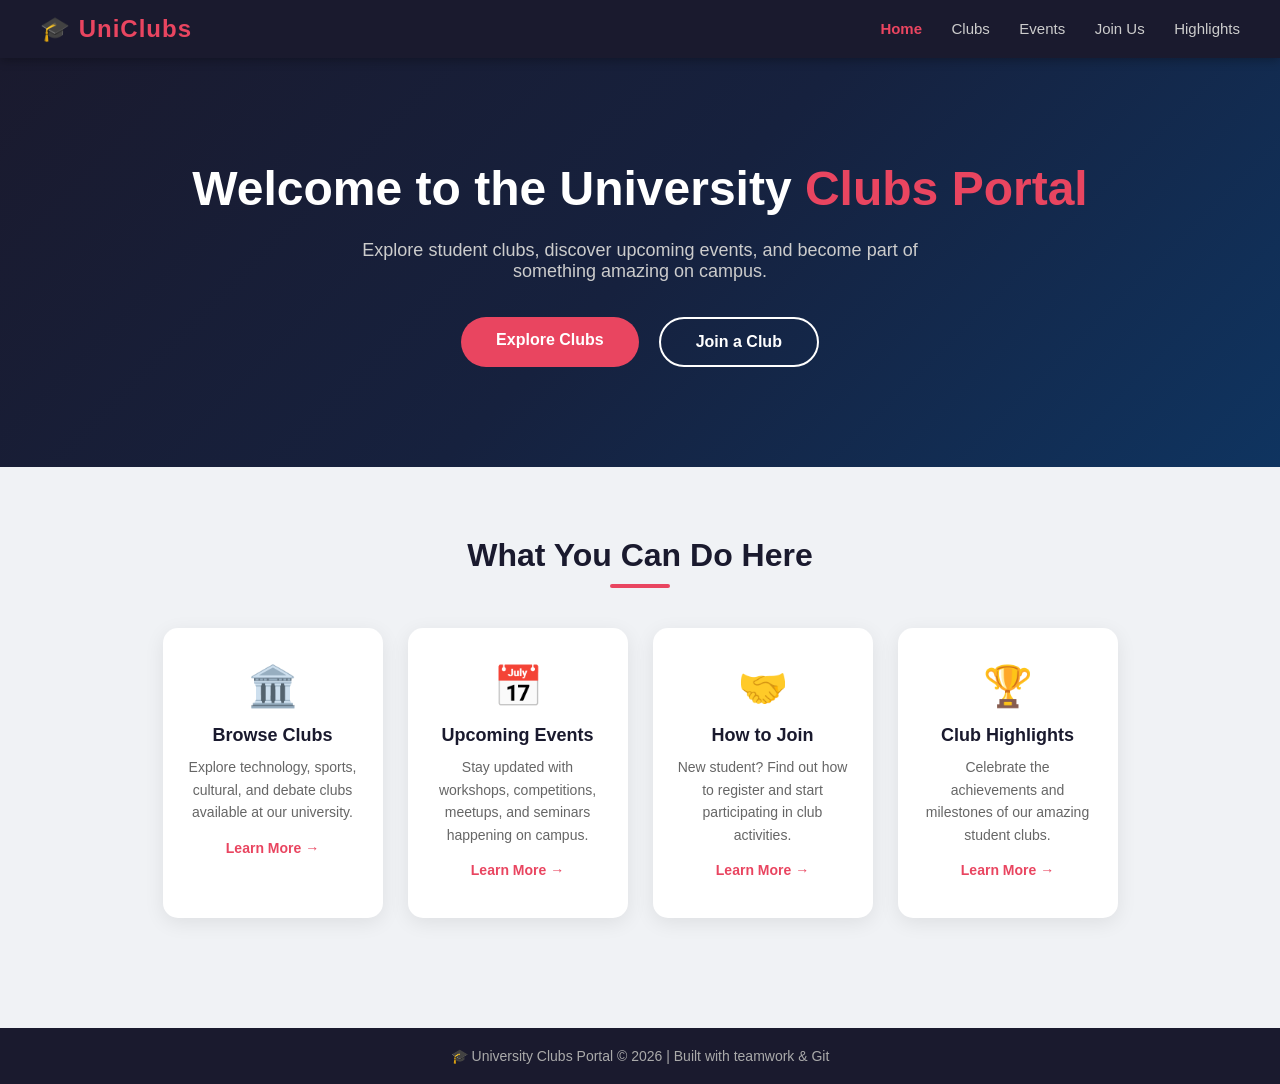
<file: src/index.html>
<!DOCTYPE html>
<html lang="en">
<head>
    <meta charset="UTF-8">
    <meta name="viewport" content="width=device-width, initial-scale=1.0">
    <title>University Clubs Portal - Home</title>
    <link rel="stylesheet" href="../styles/styles.css">
</head>
<body>

    <!-- NAVBAR -->
    <header class="navbar">
        <div class="logo">🎓 UniClubs</div>
        <nav>
            <a href="index.html" class="active">Home</a>
            <a href="clubs.html">Clubs</a>
            <a href="events.html">Events</a>
            <a href="join.html">Join Us</a>
            <a href="highlights.html">Highlights</a>
        </nav>
    </header>

    <!-- HERO SECTION -->
    <section class="hero">
        <div class="hero-content">
            <h1>Welcome to the University <span>Clubs Portal</span></h1>
            <p>Explore student clubs, discover upcoming events, and become part of something amazing on campus.</p>
            <div class="hero-buttons">
                <a href="clubs.html" class="btn-primary">Explore Clubs</a>
                <a href="join.html" class="btn-secondary">Join a Club</a>
            </div>
        </div>
    </section>

    <!-- FEATURES SECTION -->
    <section class="features">
        <h2>What You Can Do Here</h2>
        <div class="cards">
            <div class="card">
                <div class="card-icon">🏛️</div>
                <h3>Browse Clubs</h3>
                <p>Explore technology, sports, cultural, and debate clubs available at our university.</p>
                <a href="clubs.html">Learn More →</a>
            </div>
            <div class="card">
                <div class="card-icon">📅</div>
                <h3>Upcoming Events</h3>
                <p>Stay updated with workshops, competitions, meetups, and seminars happening on campus.</p>
                <a href="events.html">Learn More →</a>
            </div>
            <div class="card">
                <div class="card-icon">🤝</div>
                <h3>How to Join</h3>
                <p>New student? Find out how to register and start participating in club activities.</p>
                <a href="join.html">Learn More →</a>
            </div>
            <div class="card">
                <div class="card-icon">🏆</div>
                <h3>Club Highlights</h3>
                <p>Celebrate the achievements and milestones of our amazing student clubs.</p>
                <a href="highlights.html">Learn More →</a>
            </div>
        </div>
    </section>

    <!-- FOOTER -->
    <footer class="footer">
        <p>🎓 University Clubs Portal &copy; 2026 | Built with teamwork & Git</p>
    </footer>

</body>
</html>
</file>
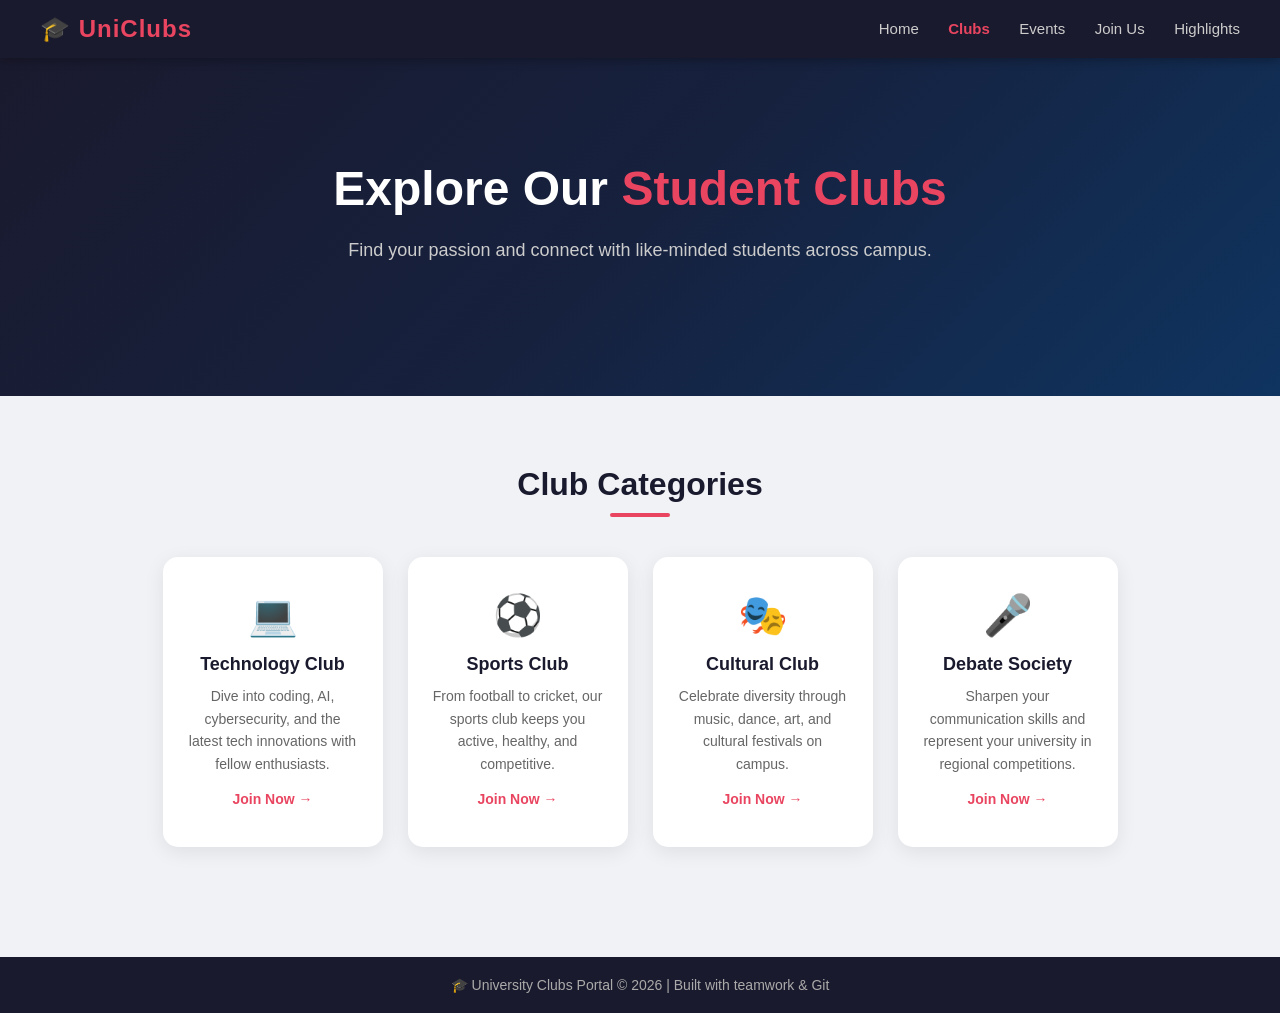
<file: src/clubs.html>
<!DOCTYPE html>
<html lang="en">
<head>
    <meta charset="UTF-8">
    <meta name="viewport" content="width=device-width, initial-scale=1.0">
    <title>Club Categories</title>
    <link rel="stylesheet" href="../styles/styles.css">
</head>
<body>

    <header class="navbar">
        <div class="logo">🎓 UniClubs</div>
        <nav>
            <a href="index.html">Home</a>
            <a href="clubs.html" class="active">Clubs</a>
            <a href="events.html">Events</a>
            <a href="join.html">Join Us</a>
            <a href="highlights.html">Highlights</a>
        </nav>
    </header>

    <section class="hero">
        <div class="hero-content">
            <h1>Explore Our <span>Student Clubs</span></h1>
            <p>Find your passion and connect with like-minded students across campus.</p>
        </div>
    </section>

    <section class="features">
        <h2>Club Categories</h2>
        <div class="cards">
            <div class="card">
                <div class="card-icon">💻</div>
                <h3>Technology Club</h3>
                <p>Dive into coding, AI, cybersecurity, and the latest tech innovations with fellow enthusiasts.</p>
                <a href="join.html">Join Now →</a>
            </div>
            <div class="card">
                <div class="card-icon">⚽</div>
                <h3>Sports Club</h3>
                <p>From football to cricket, our sports club keeps you active, healthy, and competitive.</p>
                <a href="join.html">Join Now →</a>
            </div>
            <div class="card">
                <div class="card-icon">🎭</div>
                <h3>Cultural Club</h3>
                <p>Celebrate diversity through music, dance, art, and cultural festivals on campus.</p>
                <a href="join.html">Join Now →</a>
            </div>
            <div class="card">
                <div class="card-icon">🎤</div>
                <h3>Debate Society</h3>
                <p>Sharpen your communication skills and represent your university in regional competitions.</p>
                <a href="join.html">Join Now →</a>
            </div>
        </div>
    </section>

    <footer class="footer">
        <p>🎓 University Clubs Portal &copy; 2026 | Built with teamwork & Git</p>
    </footer>

</body>
</html>
</file>
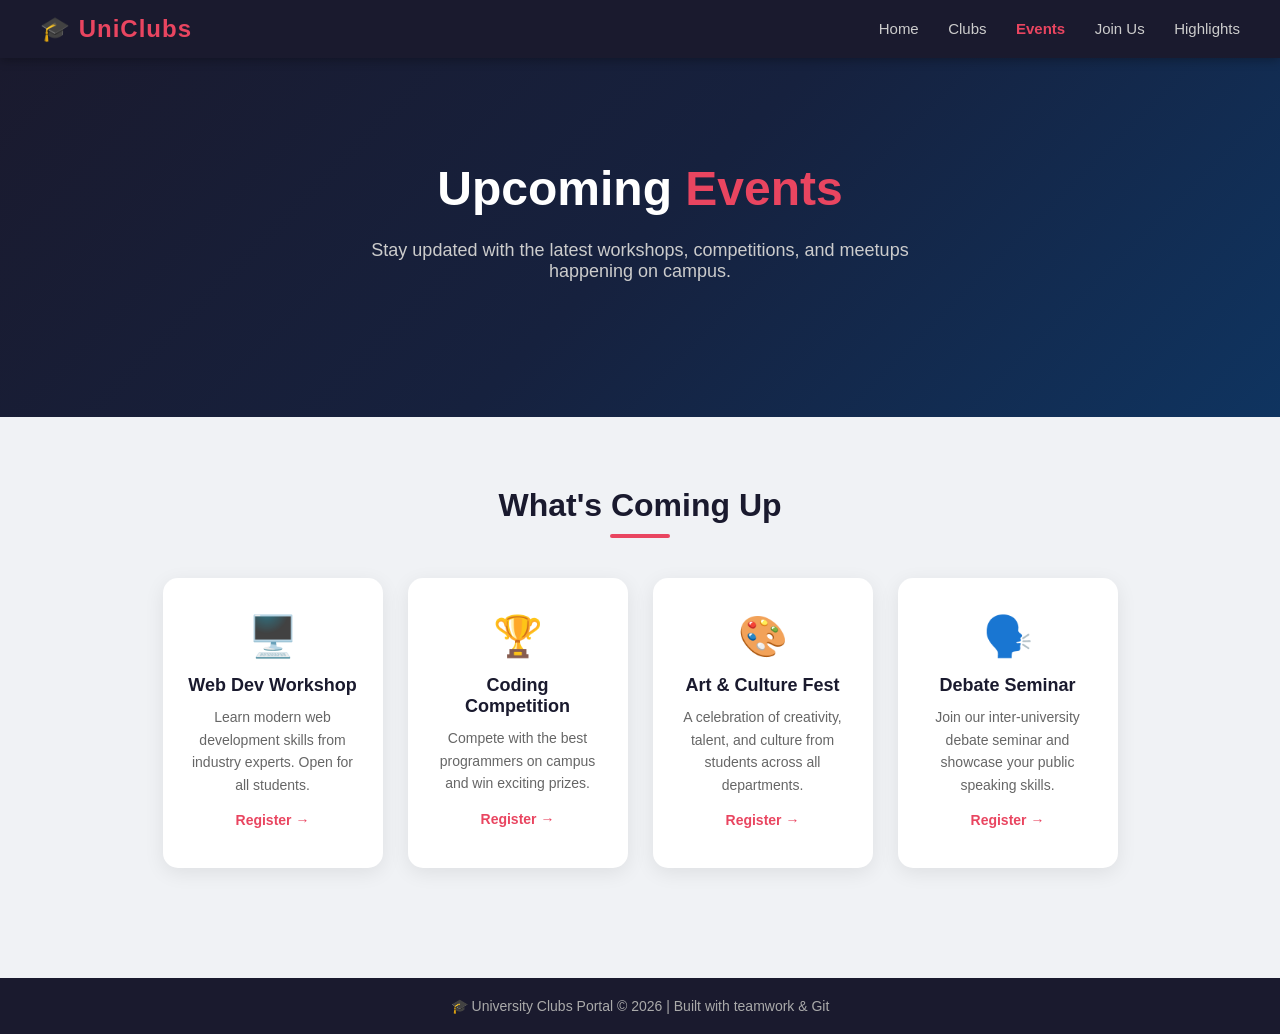
<file: src/events.html>
<!DOCTYPE html>
<html lang="en">
<head>
<meta charset="UTF-8">
<meta name="viewport" content="width=device-width, initial-scale=1.0">
<title>Upcoming Events</title>
<link rel="stylesheet" href="../styles/styles.css">
</head>
<body>

<header class="navbar">
<div class="logo">🎓 UniClubs</div>
<nav>
<a href="index.html">Home</a>
<a href="clubs.html">Clubs</a>
<a href="events.html" class="active">Events</a>
<a href="join.html">Join Us</a>
<a href="highlights.html">Highlights</a>
</nav>
</header>

<section class="hero">
<div class="hero-content">
<h1>Upcoming <span>Events</span></h1>
<p>Stay updated with the latest workshops, competitions, and meetups happening on campus.</p>
</div>
</section>

<section class="features">
<h2>What's Coming Up</h2>
<div class="cards">
<div class="card">
<div class="card-icon">🖥️</div>
<h3>Web Dev Workshop</h3>
<p>Learn modern web development skills from industry experts. Open for all students.</p>
<a href="join.html">Register →</a>
</div>
<div class="card">
<div class="card-icon">🏆</div>
<h3>Coding Competition</h3>
<p>Compete with the best programmers on campus and win exciting prizes.</p>
<a href="join.html">Register →</a>
</div>
<div class="card">
<div class="card-icon">🎨</div>
<h3>Art & Culture Fest</h3>
<p>A celebration of creativity, talent, and culture from students across all departments.</p>
<a href="join.html">Register →</a>
</div>
<div class="card">
<div class="card-icon">🗣️</div>
<h3>Debate Seminar</h3>
<p>Join our inter-university debate seminar and showcase your public speaking skills.</p>
<a href="join.html">Register →</a>
</div>
</div>
</section>

<footer class="footer">
<p>🎓 University Clubs Portal &copy; 2026 | Built with teamwork & Git</p>
</footer>

</body>
</html>
</file>
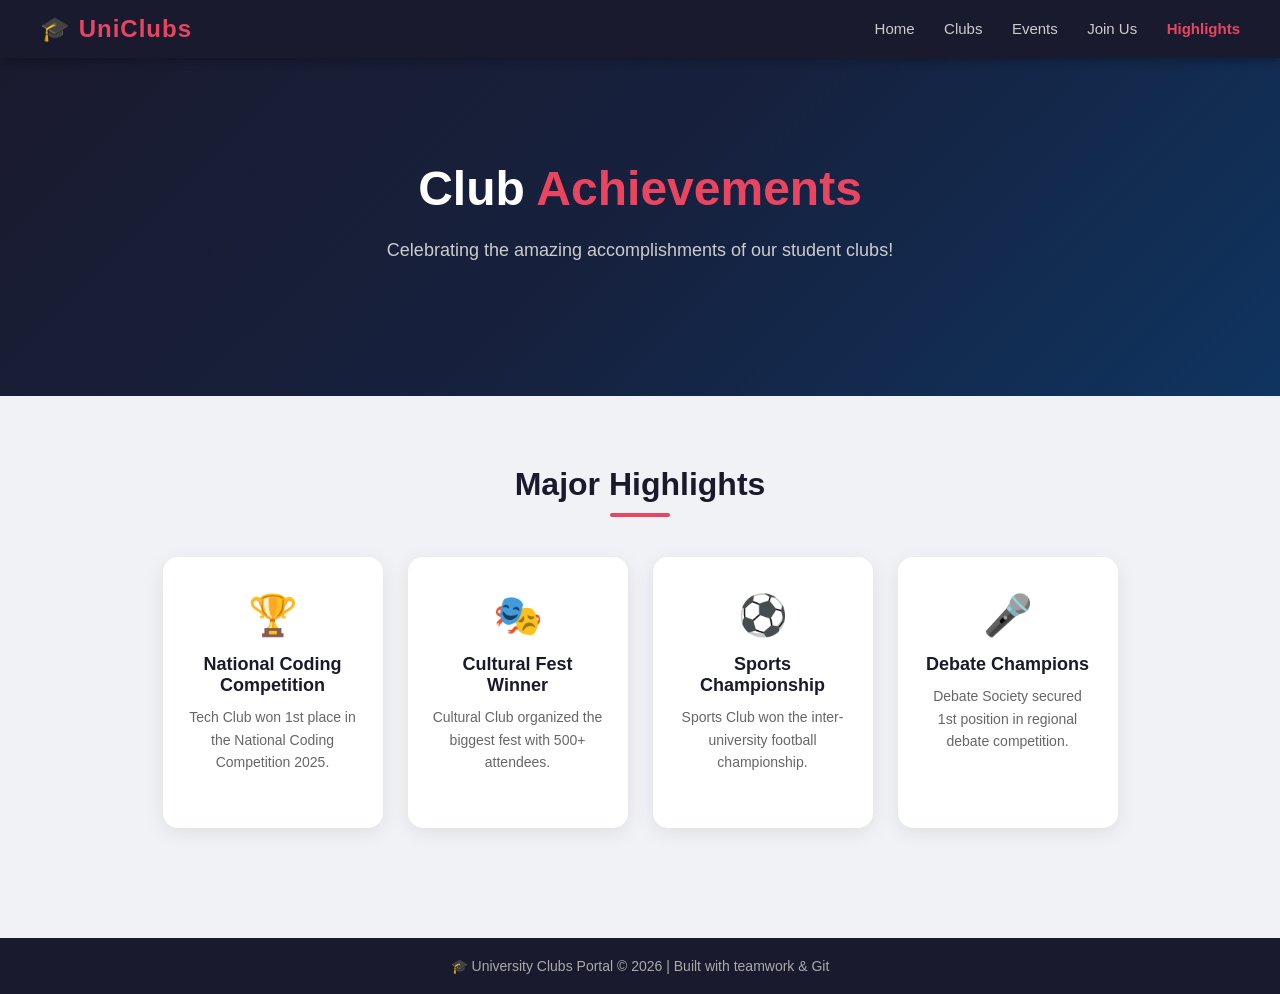
<file: src/highlights.html>
<!DOCTYPE html>
<html lang="en">
<head>
    <meta charset="UTF-8">
    <meta name="viewport" content="width=device-width, initial-scale=1.0">
    <title>Club Highlights</title>
    <link rel="stylesheet" href="../styles/styles.css">
</head>
<body>

    <header class="navbar">
        <div class="logo">🎓 UniClubs</div>
        <nav>
            <a href="index.html">Home</a>
            <a href="clubs.html">Clubs</a>
            <a href="events.html">Events</a>
            <a href="join.html">Join Us</a>
            <a href="highlights.html" class="active">Highlights</a>
        </nav>
    </header>

    <section class="hero">
        <div class="hero-content">
            <h1>Club <span>Achievements</span></h1>
            <p>Celebrating the amazing accomplishments of our student clubs!</p>
        </div>
    </section>

    <section class="features">
        <h2>Major Highlights</h2>
        <div class="cards">
            <div class="card">
                <div class="card-icon">🏆</div>
                <h3>National Coding Competition</h3>
                <p>Tech Club won 1st place in the National Coding Competition 2025.</p>
            </div>
            <div class="card">
                <div class="card-icon">🎭</div>
                <h3>Cultural Fest Winner</h3>
                <p>Cultural Club organized the biggest fest with 500+ attendees.</p>
            </div>
            <div class="card">
                <div class="card-icon">⚽</div>
                <h3>Sports Championship</h3>
                <p>Sports Club won the inter-university football championship.</p>
            </div>
            <div class="card">
                <div class="card-icon">🎤</div>
                <h3>Debate Champions</h3>
                <p>Debate Society secured 1st position in regional debate competition.</p>
            </div>
        </div>
    </section>

    <footer class="footer">
        <p>🎓 University Clubs Portal &copy; 2026 | Built with teamwork & Git</p>
    </footer>

</body>
</html>
</file>
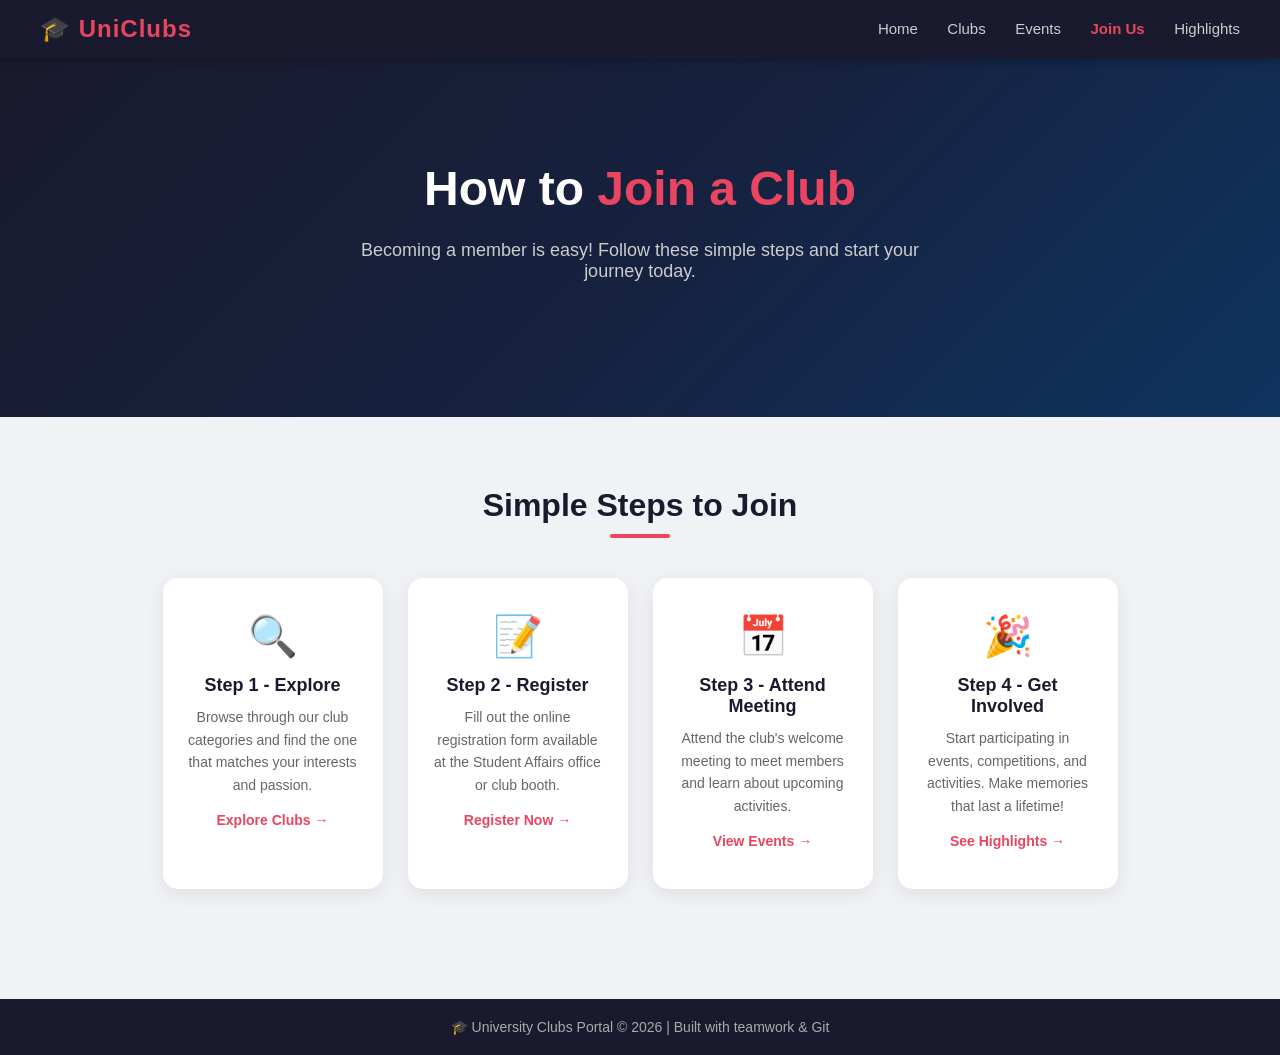
<file: src/join.html>
<!DOCTYPE html>
<html lang="en">
<head>
    <meta charset="UTF-8">
    <meta name="viewport" content="width=device-width, initial-scale=1.0">
    <title>How to Join</title>
    <link rel="stylesheet" href="../styles/styles.css">
</head>
<body>

    <header class="navbar">
        <div class="logo">🎓 UniClubs</div>
        <nav>
            <a href="index.html">Home</a>
            <a href="clubs.html">Clubs</a>
            <a href="events.html">Events</a>
            <a href="join.html" class="active">Join Us</a>
            <a href="highlights.html">Highlights</a>
        </nav>
    </header>

    <section class="hero">
        <div class="hero-content">
            <h1>How to <span>Join a Club</span></h1>
            <p>Becoming a member is easy! Follow these simple steps and start your journey today.</p>
        </div>
    </section>

    <section class="features">
        <h2>Simple Steps to Join</h2>
        <div class="cards">
            <div class="card">
                <div class="card-icon">🔍</div>
                <h3>Step 1 - Explore</h3>
                <p>Browse through our club categories and find the one that matches your interests and passion.</p>
                <a href="clubs.html">Explore Clubs →</a>
            </div>
            <div class="card">
                <div class="card-icon">📝</div>
                <h3>Step 2 - Register</h3>
                <p>Fill out the online registration form available at the Student Affairs office or club booth.</p>
                <a href="#">Register Now →</a>
            </div>
            <div class="card">
                <div class="card-icon">📅</div>
                <h3>Step 3 - Attend Meeting</h3>
                <p>Attend the club's welcome meeting to meet members and learn about upcoming activities.</p>
                <a href="events.html">View Events →</a>
            </div>
            <div class="card">
                <div class="card-icon">🎉</div>
                <h3>Step 4 - Get Involved</h3>
                <p>Start participating in events, competitions, and activities. Make memories that last a lifetime!</p>
                <a href="highlights.html">See Highlights →</a>
            </div>
        </div>
    </section>

    <footer class="footer">
        <p>🎓 University Clubs Portal &copy; 2026 | Built with teamwork & Git</p>
    </footer>

</body>
</html>
</file>
<file: styles/styles.css>
/* ===== RESET & BASE ===== */
* {
    margin: 0;
    padding: 0;
    box-sizing: border-box;
}

body {
    font-family: 'Segoe UI', Arial, sans-serif;
    background-color: #f0f2f5;
    color: #333;
}

/* ===== NAVBAR ===== */
.navbar {
    display: flex;
    justify-content: space-between;
    align-items: center;
    background-color: #1a1a2e;
    padding: 15px 40px;
    position: sticky;
    top: 0;
    z-index: 100;
    box-shadow: 0 2px 10px rgba(0,0,0,0.3);
}

.logo {
    color: #e94560;
    font-size: 24px;
    font-weight: bold;
    letter-spacing: 1px;
}

nav a {
    color: #ccc;
    text-decoration: none;
    margin-left: 25px;
    font-size: 15px;
    transition: color 0.3s;
}

nav a:hover,
nav a.active {
    color: #e94560;
    font-weight: bold;
}

/* ===== HERO ===== */
.hero {
    background: linear-gradient(135deg, #1a1a2e, #16213e, #0f3460);
    color: white;
    padding: 100px 40px;
    text-align: center;
}

.hero-content h1 {
    font-size: 48px;
    margin-bottom: 20px;
    line-height: 1.3;
}

.hero-content h1 span {
    color: #e94560;
}

.hero-content p {
    font-size: 18px;
    color: #ccc;
    max-width: 600px;
    margin: 0 auto 35px auto;
}

.hero-buttons {
    display: flex;
    justify-content: center;
    gap: 20px;
    flex-wrap: wrap;
}

.btn-primary {
    background-color: #e94560;
    color: white;
    padding: 14px 35px;
    border-radius: 30px;
    text-decoration: none;
    font-size: 16px;
    font-weight: bold;
    transition: background 0.3s, transform 0.2s;
}

.btn-primary:hover {
    background-color: #c73652;
    transform: scale(1.05);
}

.btn-secondary {
    background-color: transparent;
    color: white;
    padding: 14px 35px;
    border-radius: 30px;
    border: 2px solid white;
    text-decoration: none;
    font-size: 16px;
    font-weight: bold;
    transition: all 0.3s;
}

.btn-secondary:hover {
    background-color: white;
    color: #1a1a2e;
}

/* ===== FEATURES / CARDS ===== */
.features {
    padding: 70px 40px;
    text-align: center;
}

.features h2 {
    font-size: 32px;
    margin-bottom: 40px;
    color: #1a1a2e;
    position: relative;
}

.features h2::after {
    content: '';
    display: block;
    width: 60px;
    height: 4px;
    background-color: #e94560;
    margin: 10px auto 0;
    border-radius: 2px;
}

.cards {
    display: flex;
    justify-content: center;
    gap: 25px;
    flex-wrap: wrap;
}

.card {
    background: white;
    border-radius: 15px;
    padding: 35px 25px;
    width: 220px;
    box-shadow: 0 5px 20px rgba(0,0,0,0.08);
    transition: transform 0.3s, box-shadow 0.3s;
    text-align: center;
    border-bottom: 4px solid transparent;
}

.card:hover {
    transform: translateY(-8px);
    box-shadow: 0 12px 30px rgba(0,0,0,0.15);
    border-bottom: 4px solid #e94560;
}

.card-icon {
    font-size: 40px;
    margin-bottom: 15px;
}

.card h3 {
    font-size: 18px;
    margin-bottom: 10px;
    color: #1a1a2e;
}

.card p {
    font-size: 14px;
    color: #666;
    margin-bottom: 15px;
    line-height: 1.6;
}

.card a {
    color: #e94560;
    text-decoration: none;
    font-weight: bold;
    font-size: 14px;
}

.card a:hover {
    text-decoration: underline;
}

/* ===== FOOTER ===== */
.footer {
    background-color: #1a1a2e;
    color: #aaa;
    text-align: center;
    padding: 20px;
    font-size: 14px;
    margin-top: 40px;
}

/* ===== SCROLL TO TOP ANIMATION ===== */
html {
    scroll-behavior: smooth;
}

/* ===== RESPONSIVE ===== */
@media (max-width: 768px) {
    .navbar {
        flex-direction: column;
        gap: 15px;
        padding: 15px 20px;
    }

    nav a {
        margin-left: 10px;
        font-size: 14px;
    }

    .hero-content h1 {
        font-size: 30px;
    }

    .hero-content p {
        font-size: 15px;
    }

    .cards {
        flex-direction: column;
        align-items: center;
    }

    .card {
        width: 90%;
    }

    .features {
        padding: 40px 20px;
    }
}

@media (max-width: 480px) {
    .logo {
        font-size: 20px;
    }

    .hero {
        padding: 60px 20px;
    }

    .hero-content h1 {
        font-size: 24px;
    }

    .btn-primary, .btn-secondary {
        padding: 12px 25px;
        font-size: 14px;
    }
}
</file>
